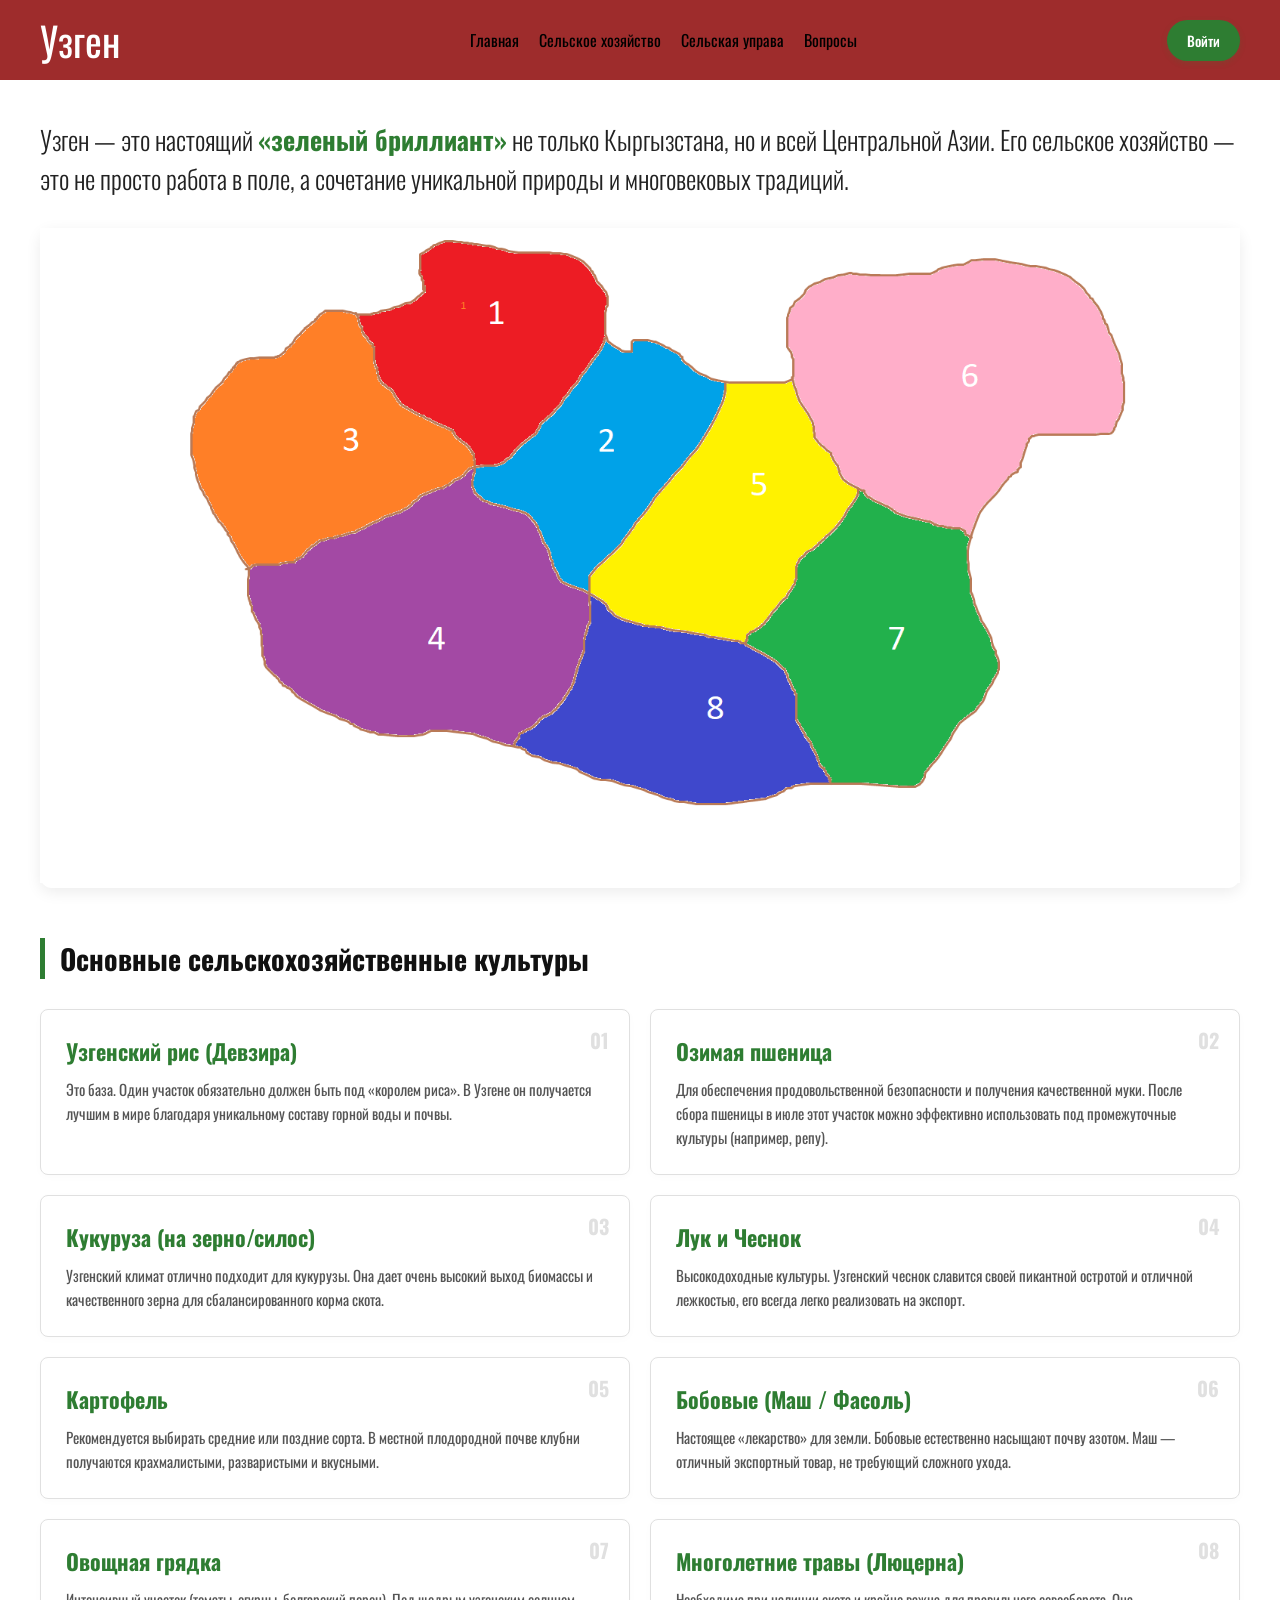
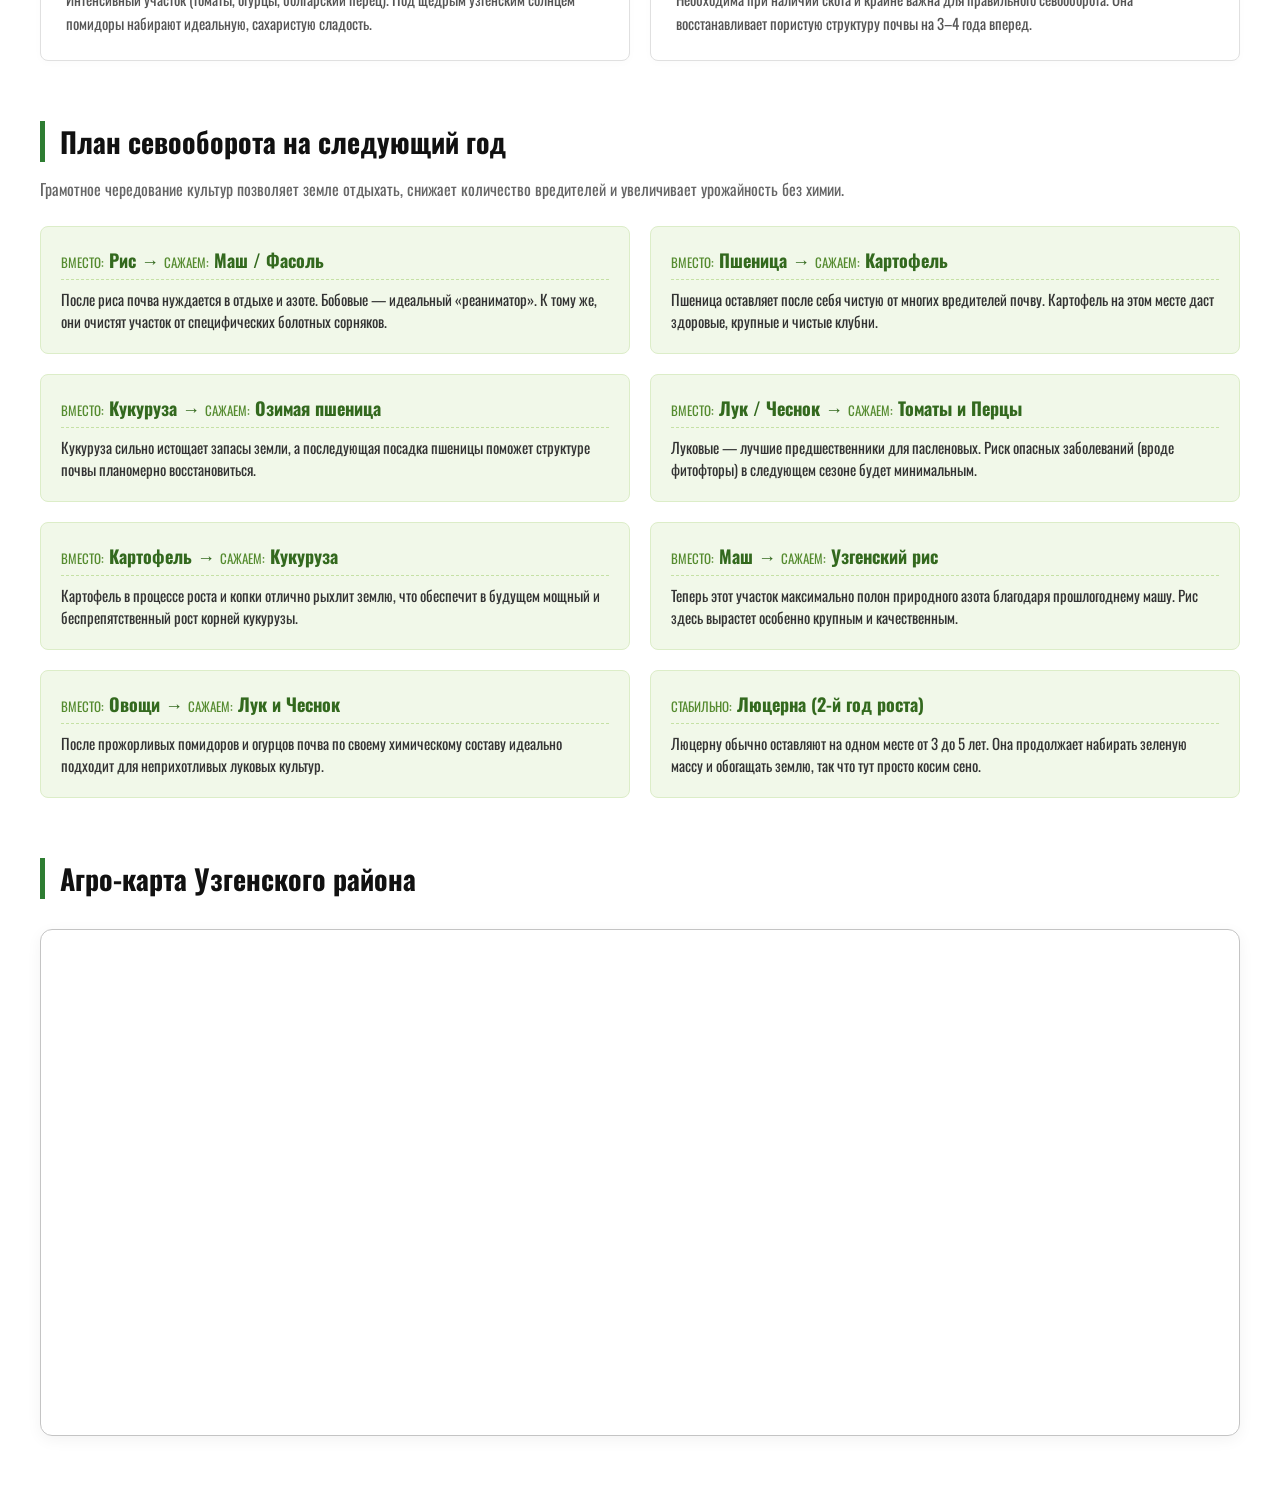
<file: celo.html>
<!DOCTYPE html>
<html lang="en">
<head>
    <meta charset="UTF-8">
    <meta name="viewport" content="width=device-width, initial-scale=1.0">
    <link rel="stylesheet" href="./index.css">
    <link rel="stylesheet" href="./celo.css">
    <title>Welcome to Ozgon site!</title>
</head>
<body>

    <header>
        <div class="container nav">
            <span class="title">Узген</span>

            <ul>
                <a href="./index.html">
                    <li>Главная</li>
                </a>

                <a href="./celo.html">
                    <li>Сельское хозяйство</li>
                </a>

                <a href="./okmot.html">
                    <li>Сельская управа</li>
                </a>

                <a href="./opros.html">
                    <li>Вопросы</li>
                </a>

            </ul>
            <button class="btn login-btn" onclick="handleAuth()">Войти</button>
        </div>
    </header>

<main class="container">
    <div class="agriculture-header">
        <h2 class="uzgenDesc">Узген — это настоящий <span>«зеленый бриллиант»</span> не только Кыргызстана, но и всей Центральной Азии. Его сельское хозяйство — это не просто работа в поле, а сочетание уникальной природы и многовековых традиций.</h2>
    </div>

    <div class="main-banner">
        <img src="./UZGENCELO.png" alt="Сельское хозяйство Узгена">
    </div>

    <!-- БЛОК КУЛЬТУР -->
    <div class="plants-section">
        <h2 class="section-title">Основные сельскохозяйственные культуры</h2>
        <div class="plants-grid">
            <div class="plant-card">
                <div class="plant-badge">01</div>
                <h3>Узгенский рис (Девзира)</h3>
                <p>Это база. Один участок обязательно должен быть под «королем риса». В Узгене он получается лучшим в мире благодаря уникальному составу горной воды и почвы.</p>
            </div>
            <div class="plant-card">
                <div class="plant-badge">02</div>
                <h3>Озимая пшеница</h3>
                <p>Для обеспечения продовольственной безопасности и получения качественной муки. После сбора пшеницы в июле этот участок можно эффективно использовать под промежуточные культуры (например, репу).</p>
            </div>
            <div class="plant-card">
                <div class="plant-badge">03</div>
                <h3>Кукуруза (на зерно/силос)</h3>
                <p>Узгенский климат отлично подходит для кукурузы. Она дает очень высокий выход биомассы и качественного зерна для сбалансированного корма скота.</p>
            </div>
            <div class="plant-card">
                <div class="plant-badge">04</div>
                <h3>Лук и Чеснок</h3>
                <p>Высокодоходные культуры. Узгенский чеснок славится своей пикантной остротой и отличной лежкостью, его всегда легко реализовать на экспорт.</p>
            </div>
            <div class="plant-card">
                <div class="plant-badge">05</div>
                <h3>Картофель</h3>
                <p>Рекомендуется выбирать средние или поздние сорта. В местной плодородной почве клубни получаются крахмалистыми, разваристыми и вкусными.</p>
            </div>
            <div class="plant-card">
                <div class="plant-badge">06</div>
                <h3>Бобовые (Маш / Фасоль)</h3>
                <p>Настоящее «лекарство» для земли. Бобовые естественно насыщают почву азотом. Маш — отличный экспортный товар, не требующий сложного ухода.</p>
            </div>
            <div class="plant-card">
                <div class="plant-badge">07</div>
                <h3>Овощная грядка</h3>
                <p>Интенсивный участок (томаты, огурцы, болгарский перец). Под щедрым узгенским солнцем помидоры набирают идеальную, сахаристую сладость.</p>
            </div>
            <div class="plant-card">
                <div class="plant-badge">08</div>
                <h3>Многолетние травы (Люцерна)</h3>
                <p>Необходима при наличии скота и крайне важна для правильного севооборота. Она восстанавливает пористую структуру почвы на 3–4 года вперед.</p>
            </div>
        </div>
    </div>

    <!-- БЛОК РЕКОМЕНДАЦИЙ (СЕВООБОРОТ) -->
    <div class="recommendations-section">
        <h2 class="section-title">План севооборота на следующий год</h2>
        <p class="recommendations-intro">Грамотное чередование культур позволяет земле отдыхать, снижает количество вредителей и увеличивает урожайность без химии.</p>
        
        <div class="recommendations-list">
            <div class="rec-item">
                <div class="rec-trend"><span>Вместо:</span> Рис → <span>Сажаем:</span> Маш / Фасоль</div>
                <p>После риса почва нуждается в отдыхе и азоте. Бобовые — идеальный «реаниматор». К тому же, они очистят участок от специфических болотных сорняков.</p>
            </div>
            <div class="rec-item">
                <div class="rec-trend"><span>Вместо:</span> Пшеница → <span>Сажаем:</span> Картофель</div>
                <p>Пшеница оставляет после себя чистую от многих вредителей почву. Картофель на этом месте даст здоровые, крупные и чистые клубни.</p>
            </div>
            <div class="rec-item">
                <div class="rec-trend"><span>Вместо:</span> Кукуруза → <span>Сажаем:</span> Озимая пшеница</div>
                <p>Кукуруза сильно истощает запасы земли, а последующая посадка пшеницы поможет структуре почвы планомерно восстановиться.</p>
            </div>
            <div class="rec-item">
                <div class="rec-trend"><span>Вместо:</span> Лук / Чеснок → <span>Сажаем:</span> Томаты и Перцы</div>
                <p>Луковые — лучшие предшественники для пасленовых. Риск опасных заболеваний (вроде фитофторы) в следующем сезоне будет минимальным.</p>
            </div>
            <div class="rec-item">
                <div class="rec-trend"><span>Вместо:</span> Картофель → <span>Сажаем:</span> Кукуруза</div>
                <p>Картофель в процессе роста и копки отлично рыхлит землю, что обеспечит в будущем мощный и беспрепятственный рост корней кукурузы.</p>
            </div>
            <div class="rec-item">
                <div class="rec-trend"><span>Вместо:</span> Маш → <span>Сажаем:</span> Узгенский рис</div>
                <p>Теперь этот участок максимально полон природного азота благодаря прошлогоднему машу. Рис здесь вырастет особенно крупным и качественным.</p>
            </div>
            <div class="rec-item">
                <div class="rec-trend"><span>Вместо:</span> Овощи → <span>Сажаем:</span> Лук и Чеснок</div>
                <p>После прожорливых помидоров и огурцов почва по своему химическому составу идеально подходит для неприхотливых луковых культур.</p>
            </div>
            <div class="rec-item">
                <div class="rec-trend"><span>Стабильно:</span> Люцерна (2-й год роста)</div>
                <p>Люцерну обычно оставляют на одном месте от 3 до 5 лет. Она продолжает набирать зеленую массу и обогащать землю, так что тут просто косим сено.</p>
            </div>
        </div>
    </div>

    <!-- КАРТА -->
    <h2 class="section-title">Агро-карта Узгенского района</h2>
    <div class="mapContainer">
        <iframe id="map_818318975" frameborder="0" width="100%" height="500px" src="https://makemap.2gis.ru/widget?data=[base64]" sandbox="allow-modals allow-forms allow-scripts allow-same-origin allow-popups allow-top-navigation-by-user-activation"></iframe>
    </div>
</main>
    
    <div class="modal" id="loginModal">
        <div class="modal-content">
            <h2>Авторизация</h2>

            <input type="text" id="loginInput" class="input" placeholder="Логин">
            <input type="password" id="passwordInput" class="input" placeholder="Пароль">

            <button class="btn" onclick="login()">Войти</button>
            <button class="btn close-btn" onclick="closeLogin()">Закрыть</button>

            <p id="error" class="error"></p>
        </div>
    </div>

    <script src="./index.js"></script>
    
    
</body>
</html>
</file>
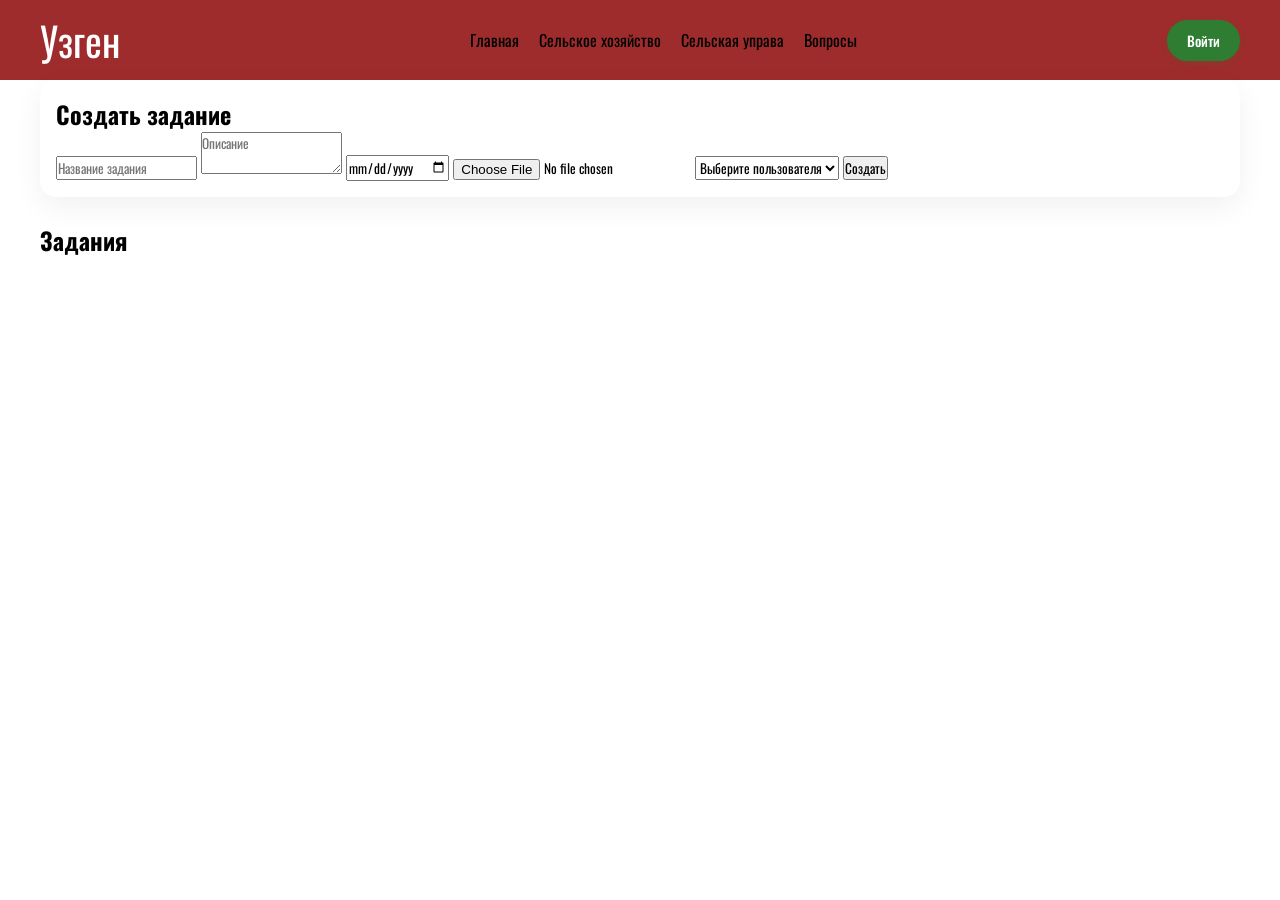
<file: main.html>
<!DOCTYPE html>
<html lang="en">
<head>
    <meta charset="UTF-8">
    <meta name="viewport" content="width=device-width, initial-scale=1.0">
    <link rel="stylesheet" href="./index.css">
    <link rel="stylesheet" href="./main.css">
    <title>Welcome to Ozgon site!</title>
</head>
<body>
    <header>
        <div class="container nav">
            <span class="title">Узген</span>

            <ul>
                <a href="#">
                    <li>Главная</li>
                </a>

                <a href="./celo.html">
                    <li>Сельское хозяйство</li>
                </a>

                <a href="./okmot.html">
                    <li>Сельская управа</li>
                </a>

                <a href="./opros.html">
                    <li>Вопросы</li>
                </a>
            </ul>

            <button class="btn login-btn" onclick="handleAuth()">Войти</button>
        </div>
    </header>


    <main class="container">
        <div class="task-form">
            <h2>Создать задание</h2>

            <input type="text" id="taskTitle" class="input" placeholder="Название задания">

            <textarea id="taskDesc" class="input" placeholder="Описание"></textarea>

            <input type="date" id="taskDeadline" class="input">

            <input type="file" id="taskFile" class="input">

            <!-- 👇 ВОТ ЗДЕСЬ SELECT -->
            <select id="taskToUser" class="input">
                <option value="">Выберите пользователя</option>
            </select>

            <button class="btn" onclick="createTask()">Создать</button>
        </div>

        <h2>Задания</h2>
        <div id="tasksList"></div>  
    </main>

        <div class="modal" id="loginModal">
        <div class="modal-content">
            <h2>Авторизация</h2>

            <input type="text" id="loginInput" class="input" placeholder="Логин">
            <input type="password" id="passwordInput" class="input" placeholder="Пароль">

            <button class="btn" onclick="login()">Войти</button>
            <button class="btn close-btn" onclick="closeLogin()">Закрыть</button>

            <p id="error" class="error"></p>
        </div>
    </div>

    <script src="./index.js"></script>
    <script src="./main.js"></script>

</body>
</html>
</file>
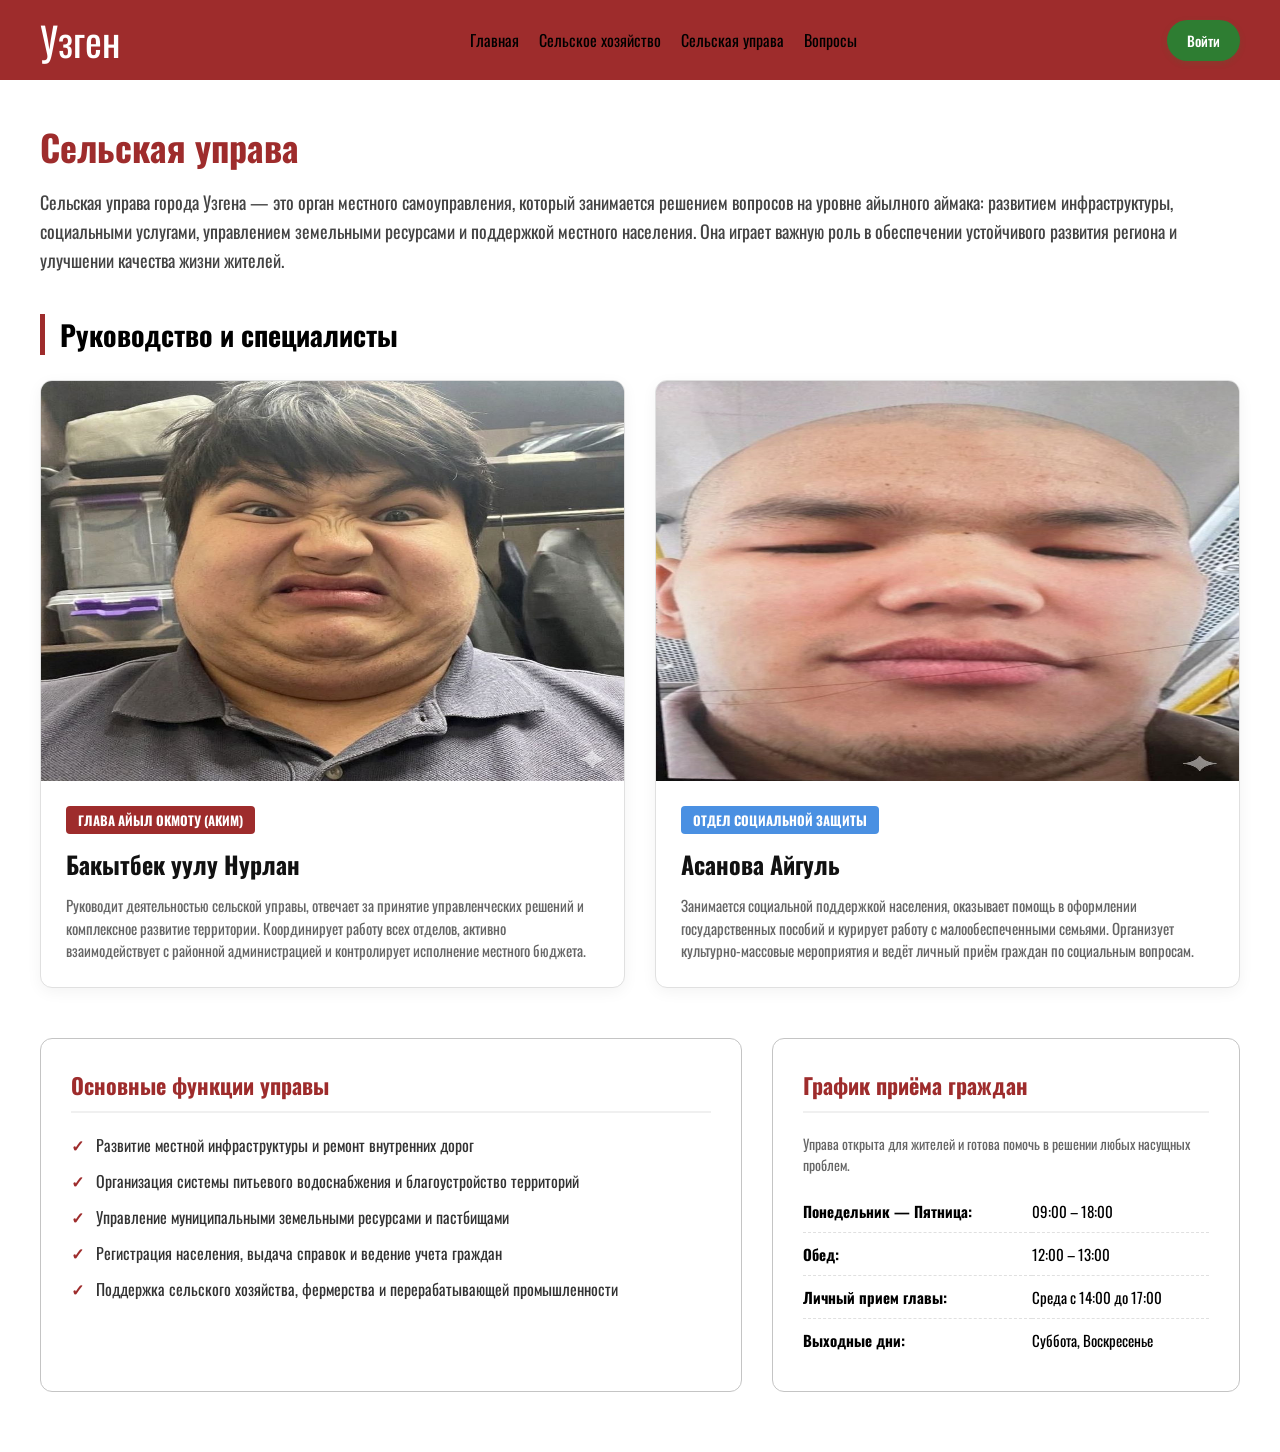
<file: okmot.html>
<!DOCTYPE html>
<html lang="en">
<head>
    <meta charset="UTF-8">
    <meta name="viewport" content="width=device-width, initial-scale=1.0">
    <link rel="stylesheet" href="./index.css">
    <link rel="stylesheet" href="./okmot.css">
    <title>Welcome to Ozgon site!</title>
</head>
<body>

    <header>
        <div class="container nav">
            <span class="title">Узген</span>

            <ul>
                <a href="./index.html">
                    <li>Главная</li>
                </a>

                <a href="./celo.html">
                    <li>Сельское хозяйство</li>
                </a>

                <a href="./okmot.html">
                    <li>Сельская управа</li>
                </a>

                <a href="./opros.html">
                    <li>Вопросы</li>
                </a>

            </ul>
            <button class="btn login-btn" onclick="handleAuth()">Войти</button>
        </div>
    </header>

<main class="container">
    <div class="page-header">
        <h1>Сельская управа</h1>
        <p class="subtitle">Сельская управа города Узгена — это орган местного самоуправления, который занимается решением вопросов на уровне айылного аймака: развитием инфраструктуры, социальными услугами, управлением земельными ресурсами и поддержкой местного населения. Она играет важную роль в обеспечении устойчивого развития региона и улучшении качества жизни жителей.</p>
    </div>

    <!-- БЛОК РУКОВОДСТВА -->
    <h2 class="section-title">Руководство и специалисты</h2>
    <div class="uprava">
        
        <!-- Карточка 1 -->
        <div class="card">
            <div class="card-img-wrapper">
                <img src="./images/5346314070056964869.jpg" alt="Бакытбек уулу Нурлан">
            </div>
            <div class="card-content">
                <span class="card-badge badge-akim">Глава айыл окмоту (Аким)</span>
                <span class="card-title">Бакытбек уулу Нурлан</span>
                <span class="card-desc">Руководит деятельностью сельской управы, отвечает за принятие управленческих решений и комплексное развитие территории. Координирует работу всех отделов, активно взаимодействует с районной администрацией и контролирует исполнение местного бюджета.</span>
            </div>
        </div>

        <!-- Карточка 2 -->
        <div class="card">
            <div class="card-img-wrapper">
                <img src="./images/5384363674958501153 (1).jpg" alt="Асанова Айгуль">
            </div>
            <div class="card-content">
                <span class="card-badge badge-buh">Отдел социальной защиты</span>
                <span class="card-title">Асанова Айгуль</span>
                <span class="card-desc">Занимается социальной поддержкой населения, оказывает помощь в оформлении государственных пособий и курирует работу с малообеспеченными семьями. Организует культурно-массовые мероприятия и ведёт личный приём граждан по социальным вопросам.</span>
            </div>
        </div>
    </div>

    <!-- ДОПОЛНИТЕЛЬНАЯ ИНФОРМАЦИЯ -->
    <div class="info-sections">
        <!-- Блок функций -->
        <div class="info-block">
            <h3>Основные функции управы</h3>
            <ul class="functions-list">
                <li>Развитие местной инфраструктуры и ремонт внутренних дорог</li>
                <li>Организация системы питьевого водоснабжения и благоустройство территорий</li>
                <li>Управление муниципальными земельными ресурсами и пастбищами</li>
                <li>Регистрация населения, выдача справок и ведение учета граждан</li>
                <li>Поддержка сельского хозяйства, фермерства и перерабатывающей промышленности</li>
            </ul>
        </div>

        <!-- Блок графика приема -->
        <div class="info-block schedule-block">
            <h3>График приёма граждан</h3>
            <p>Управа открыта для жителей и готова помочь в решении любых насущных проблем.</p>
            <table class="schedule-table">
                <tr>
                    <td><b>Понедельник — Пятница:</b></td>
                    <td>09:00 – 18:00</td>
                </tr>
                <tr>
                    <td><b>Обед:</b></td>
                    <td>12:00 – 13:00</td>
                </tr>
                <tr>
                    <td><b>Личный прием главы:</b></td>
                    <td>Среда с 14:00 до 17:00</td>
                </tr>
                <tr>
                    <td><b>Выходные дни:</b></td>
                    <td>Суббота, Воскресенье</td>
                </tr>
            </table>
        </div>
    </div>
</main>



        <div class="modal" id="loginModal">
        <div class="modal-content">
            <h2>Авторизация</h2>

            <input type="text" id="loginInput" class="input" placeholder="Логин">
            <input type="password" id="passwordInput" class="input" placeholder="Пароль">

            <button class="btn" onclick="login()">Войти</button>
            <button class="btn close-btn" onclick="closeLogin()">Закрыть</button>

            <p id="error" class="error"></p>
        </div>
    </div>

     <script src="./index.js"></script>
</body>
</html>
</file>
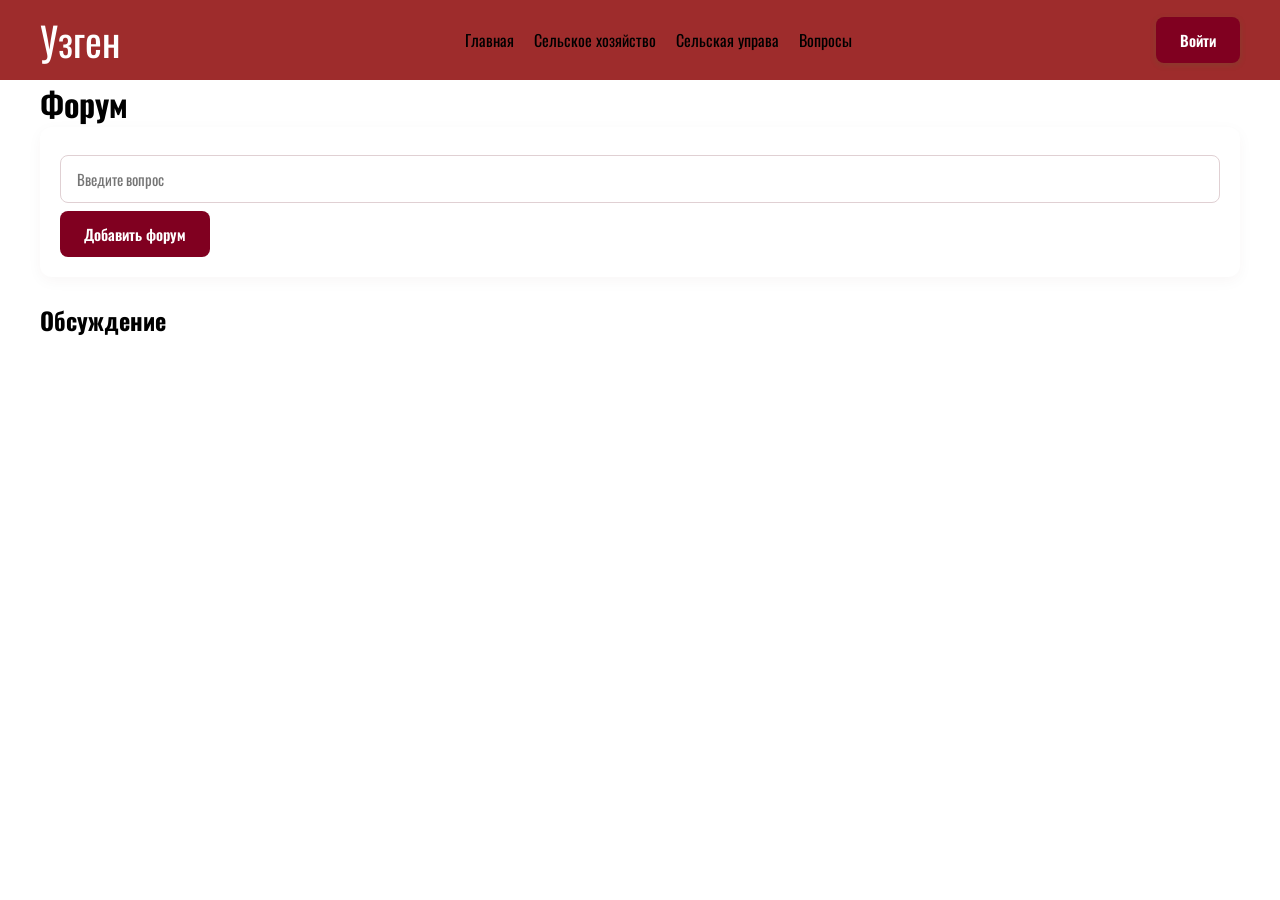
<file: opros.html>
<!DOCTYPE html>
<html lang="en">
<head>
    <meta charset="UTF-8">
    <meta name="viewport" content="width=device-width, initial-scale=1.0">
    <link rel="stylesheet" href="./index.css">
    <link rel="stylesheet" href="./opros.css">
    <title>Welcome to Ozgon site!</title>
</head>
<body>
    
    <header>
        <div class="container nav">
            <span class="title">Узген</span>

            <ul>
                <a href="./index.html">
                    <li>Главная</li>
                </a>

                <a href="./celo.html">
                    <li>Сельское хозяйство</li>
                </a>

                <a href="./okmot.html">
                    <li>Сельская управа</li>
                </a>

                <a href="./opros.html">
                    <li>Вопросы</li>
                </a>
            </ul>

            <button class="btn login-btn" onclick="handleAuth()">Войти</button>
        </div>
    </header>

<main class="container">
    <h1 class="title">Форум</h1>

    <div class="question-form">
        <input type="text" id="questionInput" class="input" placeholder="Введите вопрос">
        <button class="button" onclick="addQuestion()">Добавить форум</button>
    </div>

    <h2>Обсуждение</h2>
    <div id="questionsList" class="questions-list"></div>
</main>



    <div class="modal" id="loginModal">
        <div class="modal-content">
            <h2>Авторизация</h2>

            <input type="text" id="loginInput" class="input" placeholder="Логин">
            <input type="password" id="passwordInput" class="input" placeholder="Пароль">

            <button class="btn" onclick="login()">Войти</button>
            <button class="btn close-btn" onclick="closeLogin()">Закрыть</button>

            <p id="error" class="error"></p>
        </div>
    </div>


<script src="./index.js"></script>
<script src="./opros.js"></script>



</body>
</file>
<file: index.css>
@import url('https://fonts.googleapis.com/css2?family=Oswald:wght@200..700&display=swap');
* {
    margin: 0;
    padding: 0;
    font-family: "Oswald", sans-serif;
    list-style: none;
    color: #000;
    text-decoration: none;
    box-sizing: border-box;
}

.container {
    width: 1200px;
    margin: 0 auto;
}

body {
    margin: 0;
}

header {
    background-color: rgb(158, 44, 44);
    padding: 10px 0;
}

header .nav {
    display: flex;
    align-items: center;
    justify-content: space-between;

}

header .title {
    color: #fff;
    font-size: 40px;
    margin-right: 40px;
}

header ul {
    display: flex;
    gap: 20px;
}

header ul  a li  {
    transition: 300ms;
}

header ul a li:hover {
    color: orange;
}

/* =========================================================== */

.news {
    display: flex;
    flex-direction: column;
    gap: 10px;
}

.news .newsTitle {
    font-size: 30px;
}

.newsContainer {
    display: grid;
    grid-template-columns: repeat(2, 1fr);
    gap: 10px;
}

.newsBlock {
    display: flex;
    gap: 10px;
    border: 1px solid #c4c4c4;
    width: fit-content;
    padding: 6px;
    width: 100%;
    background-color: #fff;
}

.newsBlock img {
    width: 200px;
    height: 120px;
    border: 1px solid #c4c4c4;
}

.newsBlock div {
    display: flex;
    flex-direction: column;
    gap: 6px;
    width: 100%;
}

.newsBlock .date {
    color: gray;
    font-size: 12px;
    margin-left: auto;
}


.contacts {
    display: flex;
    justify-content: space-between;
    font-size: 30px;
    margin: 100px 0;
}

.contacts span {
    padding: 20px;
    color: #fff;
    background-color: rgb(153, 0, 0);
}

.contacts span b {
    color: #fff;
    text-decoration: underline;
}













/* ====================================== */
/* =========================================================== */
/* СТИЛИ МОДАЛЬНОГО ОКНА АВТОРИЗАЦИИ */
/* =========================================================== */

/* Кнопка вызова модалки (например, в шапке) */
.login-btn {
    background: #2e7d32; /* Зеленый в тон агро-страницы, либо измените на свой */
    color: white;
    padding: 10px 20px;
    border-radius: 50px;
    font-size: 14px;
    font-weight: 500;
    border: none;
    cursor: pointer;
    box-shadow: 0 2px 6px rgba(46, 125, 50, 0.2);
    transition: all 0.25s ease;
}

.login-btn:hover {
    background: #1b5e20;
    transform: translateY(-1px);
    box-shadow: 0 4px 12px rgba(46, 125, 50, 0.3);
}

.login-btn:active {
    transform: scale(0.98);
}

/* Задний фон (оверлей) */
.modal {
    display: none; /* Переключается на flex через JS */
    position: fixed;
    inset: 0;
    background: rgba(0, 0, 0, 0.5);
    backdrop-filter: blur(5px);
    z-index: 1000;
    justify-content: center;
    align-items: center;
    opacity: 0;
    transition: opacity 0.3s ease;
}

/* Класс, который будет добавляться через JS для плавного открытия */
.modal.active {
    display: flex;
    opacity: 1;
}

/* Контентное окно */
.modal-content {
    background: #ffffff;
    padding: 40px 30px 30px 30px;
    border-radius: 20px;
    width: 100%;
    max-width: 360px;
    text-align: center;
    position: relative;
    box-shadow: 0 20px 40px rgba(0, 0, 0, 0.15);
    transform: translateY(-20px);
    transition: transform 0.3s ease;
}

.modal.active .modal-content {
    transform: translateY(0);
}

/* Заголовок */
.modal-content h2 {
    font-size: 24px;
    color: #111111;
    margin-bottom: 25px;
    font-weight: 600;
}

/* Поля ввода (Inputs) */
.modal-content .input {
    width: 100%;
    height: 48px;
    padding: 0 16px;
    margin-bottom: 16px;
    background: #f5f5f7;
    border: 1px solid transparent;
    border-radius: 12px;
    font-size: 15px;
    color: #333;
    outline: none;
    box-sizing: border-box;
    transition: all 0.2s ease;
}

/* Эффект при клике на инпут */
.modal-content .input:focus {
    background: #ffffff;
    border-color: #2e7d32; /* Цвет фокуса */
    box-shadow: 0 0 0 4px rgba(46, 125, 50, 0.1);
}

/* Общие стили для кнопок внутри модалки */
.modal-content .btn {
    width: 100%;
    height: 48px;
    border: none;
    border-radius: 12px;
    font-size: 16px;
    font-weight: 500;
    cursor: pointer;
    box-sizing: border-box;
    display: flex;
    justify-content: center;
    align-items: center;
    transition: all 0.2s ease;
}

/* Кнопка "Войти" */
.modal-content .btn:not(.close-btn) {
    background: #2e7d32;
    color: #ffffff;
    margin-top: 10px;
    box-shadow: 0 4px 12px rgba(46, 125, 50, 0.2);
}

.modal-content .btn:not(.close-btn):hover {
    background: #1b5e20;
    box-shadow: 0 6px 16px rgba(46, 125, 50, 0.3);
}

/* Кнопка "Закрыть" (нижняя) */
.close-btn {
    background: #f5f5f7;
    color: #555555;
    margin-top: 12px;
}

.close-btn:hover {
    background: #e5e5e7;
    color: #222222;
}

/* Кнопка-крестик в углу (добавлена в HTML для удобства) */
.modal-close-icon {
    position: absolute;
    top: 16px;
    right: 16px;
    width: 32px;
    height: 32px;
    background: #f5f5f7;
    border-radius: 50%;
    display: flex;
    justify-content: center;
    align-items: center;
    font-size: 18px;
    color: #888;
    cursor: pointer;
    transition: all 0.2s ease;
}

.modal-close-icon:hover {
    background: #e5e5e7;
    color: #333;
}

/* Блок ошибки */
.error {
    color: #d32f2f;
    font-size: 14px;
    margin-top: 14px;
    min-height: 20px; /* Чтобы модалка не прыгала при появлении ошибки */
    font-weight: 500;
}


/* =========================================================== */
/* СТИЛИ ДЛЯ БЛОКА ДОКУМЕНТОВ И ФОРМ */
/* =========================================================== */

.documents-section {
    margin-top: 40px;
    padding: 30px;
    background: #ffffff;
    border: 1px solid #c4c4c4;
    border-radius: 12px;
}

.documents-section h3 {
    font-size: 24px;
    margin-bottom: 20px;
    border-bottom: 2px solid rgb(158, 44, 44);
    display: inline-block;
    padding-bottom: 5px;
}

/* Общие стили для полей ввода (input, select) */
.documents-section .form-group {
    display: flex;
    flex-direction: column;
    gap: 5px;
    width: 100%;
}

.documents-section .form-group label {
    font-size: 16px;
    color: #333;
}

.documents-section .input-field {
    width: 100%;
    padding: 10px 12px;
    border: 1px solid #c4c4c4;
    border-radius: 6px;
    font-size: 16px;
    outline: none;
    background-color: #fff;
    transition: border-color 0.2s ease;
}

.documents-section .input-field:focus {
    border-color: #4a90e2;
}

/* Стилизация заблокированного поля */
.documents-section .input-field:disabled {
    background: #f0f0f0;
    color: #666;
    cursor: not-allowed;
}

/* Стили для кастомной кнопки отправки */
.documents-section .submit-btn {
    background: rgb(158, 44, 44);
    color: white;
    padding: 10px 24px;
    border: none;
    border-radius: 6px;
    font-size: 16px;
    cursor: pointer;
    transition: all 0.2s ease;
}

.documents-section .submit-btn:hover {
    background: rgb(120, 30, 30);
    transform: translateY(-1px);
}

/* Стилизация таблицы документов */
.docs-table {
    width: 100%;
    border-collapse: collapse;
    margin-top: 15px;
    text-align: left;
    border: 1px solid #c4c4c4;
}

.docs-table th {
    background-color: rgb(158, 44, 44);
    color: #ffffff;
    padding: 12px;
    font-size: 16px;
    font-weight: normal;
}

.docs-table td {
    padding: 12px;
    border-bottom: 1px solid #e0e0e0;
    font-size: 15px;
    background: #fff;
}

.docs-table tr:hover td {
    background-color: #f9f9f9;
}

/* Кнопка "Скачать" внутри таблицы */
.download-btn {
    background: #4a90e2;
    color: white;
    padding: 6px 12px;
    border-radius: 4px;
    font-size: 14px;
    display: inline-block;
    transition: background 0.2s;
}

.download-btn:hover {
    background: #357abd;
    color: #fff;
}
</file>
<file: celo.css>
/* =========================================================== */
/* СТИЛИ СТРАНИЦЫ СЕЛЬСКОГО ХОЗЯЙСТВА */
/* =========================================================== */

.agriculture-header {
    margin-top: 40px;
}

.uzgenDesc {
    font-size: 26px;
    line-height: 1.5;
    font-weight: 300;
    color: #222;
    margin-bottom: 30px;
}

/* Выделение главной фразы цветом */
.uzgenDesc span {
    color: #2e7d32; /* Красивый благородный зеленый */
    font-weight: bold;
}

.main-banner {
    width: 100%;
    border-radius: 12px;
    /* overflow: hidden; */
    box-shadow: 0 4px 15px rgba(0,0,0,0.08);
    margin-bottom: 50px;
}

.main-banner img {
    width: 100%;
    transition: transform 0.4s ease;
}

/* Общий заголовок секций */
.section-title {
    font-size: 28px;
    color: #111;
    margin-bottom: 30px;
    border-left: 5px solid #2e7d32;
    padding-left: 15px;
}

/* Сетка для карточек культур */
.plants-grid {
    display: grid;
    grid-template-columns: repeat(2, 1fr);
    gap: 20px;
    margin-bottom: 60px;
}

.plant-card {
    background: #ffffff;
    border: 1px solid #e0e0e0;
    border-radius: 8px;
    padding: 25px;
    position: relative;
    box-shadow: 0 2px 8px rgba(0,0,0,0.02);
    transition: all 0.3s ease;
}

.plant-card:hover {
    border-color: #2e7d32;
    transform: translateY(-2px);
    box-shadow: 0 5px 15px rgba(46, 125, 50, 0.1);
}

/* Декоративная нумерация на плитках */
.plant-badge {
    position: absolute;
    top: 15px;
    right: 20px;
    font-size: 20px;
    color: #e0e0e0;
    font-weight: bold;
}

.plant-card h3 {
    font-size: 22px;
    color: #2e7d32;
    margin-bottom: 10px;
    padding-right: 30px;
}

.plant-card p {
    font-size: 15px;
    line-height: 1.6;
    color: #555;
}

/* =========================================================== */
/* СТИЛИ ДЛЯ РЕКОМЕНДАЦИЙ (СЕВООБОРОТ) */
/* =========================================================== */

.recommendations-intro {
    font-size: 16px;
    color: #666;
    margin-bottom: 25px;
    margin-top: -15px;
}

.recommendations-list {
    display: grid;
    grid-template-columns: repeat(2, 1fr);
    gap: 20px;
    margin-bottom: 60px;
}

.rec-item {
    background: #f1f8e9; /* Очень мягкий, салатово-белый оттенок */
    border: 1px solid #dcedc8;
    border-radius: 8px;
    padding: 20px;
}

.rec-trend {
    font-size: 18px;
    font-weight: bold;
    color: #33691e;
    margin-bottom: 8px;
    border-bottom: 1px dashed #c5e1a5;
    padding-bottom: 6px;
}

.rec-trend span {
    font-size: 13px;
    text-transform: uppercase;
    color: #558b2f;
    font-weight: normal;
}

.rec-item p {
    font-size: 15px;
    line-height: 1.5;
    color: #333;
}

/* Стилизация контейнера карты */
.mapContainer {
    border: 1px solid #c4c4c4;
    border-radius: 12px;
    overflow: hidden;
    padding: 0;
    margin-bottom: 60px;
    box-shadow: 0 4px 15px rgba(0,0,0,0.05);
}
</file>
<file: main.css>
.task-form {
    background: #ffffff;
    padding: 16px;
    border-radius: 16px;
    box-shadow: 0 10px 30px rgba(0,0,0,0.06);
    margin-bottom: 25px;
}

/* карточка задания */
.task {
    background: linear-gradient(145deg, #ffffff, #f7f9fc);
    padding: 16px;
    margin-top: 12px;
    border-radius: 16px;
    box-shadow: 0 8px 20px rgba(0,0,0,0.06);
    transition: all 0.2s ease;
    border: 1px solid #eef2f7;
}

.task:hover {
    transform: translateY(-2px);
    box-shadow: 0 12px 25px rgba(0,0,0,0.08);
}

/* заголовок */
.task h3 {
    margin: 0 0 8px;
    font-size: 18px;
    color: #1f2937;
}

/* текст */
.task p {
    margin: 4px 0;
    color: #4b5563;
    font-size: 14px;
}

/* дедлайн выделяем */
.task p strong {
    color: #111827;
}

/* ссылка на файл */
.task a {
    display: inline-block;
    margin-top: 10px;
    padding: 6px 10px;
    background: #e8f0ff;
    color: #2563eb;
    border-radius: 8px;
    font-size: 13px;
    text-decoration: none;
    transition: 0.2s;
}

.task a:hover {
    background: #dbeafe;
}

/* разделитель */
.task hr {
    border: none;
    border-top: 1px solid #eef2f7;
    margin: 10px 0;
}
</file>
<file: okmot.css>
/* =========================================================== */
/* СТИЛИ СТРАНИЦЫ СЕЛЬСКОЙ УПРАВЫ */
/* =========================================================== */

.page-header {
    margin-top: 40px;
    margin-bottom: 40px;
}

.page-header h1 {
    font-size: 36px;
    color: rgb(158, 44, 44);
    margin-bottom: 15px;
    position: relative;
}

.page-header .subtitle {
    font-size: 18px;
    line-height: 1.6;
    color: #444;
}

.section-title {
    font-size: 28px;
    margin-bottom: 25px;
    border-left: 5px solid rgb(158, 44, 44);
    padding-left: 15px;
}

/* Сетка для карточек управы */
.uprava {
    display: grid;
    grid-template-columns: repeat(2, 1fr);
    gap: 30px;
    margin-bottom: 50px;
}

/* Стилизация карточки */
.card {
    background: #ffffff;
    border: 1px solid #e0e0e0;
    border-radius: 12px;
    overflow: hidden;
    box-shadow: 0 4px 15px rgba(0, 0, 0, 0.05);
    display: flex;
    flex-direction: column;
    transition: transform 0.3s ease, box-shadow 0.3s ease;
    width: auto; /* Сбрасываем фиксированную ширину */
    padding: 0;  /* Внутренние отступы теперь контролирует контент */
}

.card:hover {
    transform: translateY(-5px);
    box-shadow: 0 8px 25px rgba(0, 0, 0, 0.1);
}

/* Контейнер для фото (чтобы они не растягивались безумно вверх) */
.card-img-wrapper {
    width: 100%;
    height: 400px; /* Оптимальная высота для портрета */
    overflow: hidden;
    background-color: #f5f5f5;
}

.card img {
    width: 100%; 
    height: 100%;

    /* object-position: top center;
    transition: transform 0.5s ease;
}

.card:hover img {
    transform: scale(1.03); /* Легкий зум при наведении */
}

/* Текстовый блок карточки */
.card-content {
    padding: 25px;
    display: flex;
    flex-direction: column;
    gap: 12px;
    flex-grow: 1;
}

/* Бейджи должностей */
.card-badge {
    align-self: flex-start;
    padding: 4px 12px;
    border-radius: 4px;
    font-size: 13px;
    font-weight: bold;
    text-transform: uppercase;
    color: #fff;
}

.badge-akim {
    background-color: rgb(158, 44, 44);
}

.badge-buh {
    background-color: #4a90e2;
}

.card-title {
    font-size: 24px;
    font-weight: bold;
    color: #111;
}

.card-desc {
    font-size: 15px;
    line-height: 1.5;
    color: #666;
}

/* =========================================================== */
/* СТИЛИ ДЛЯ ИНФО-БЛОКОВ СНИЗУ */
/* =========================================================== */

.info-sections {
    display: grid;
    grid-template-columns: 1.5fr 1fr;
    gap: 30px;
    margin-bottom: 60px;
}

.info-block {
    background: #fff;
    border: 1px solid #c4c4c4;
    border-radius: 12px;
    padding: 30px;
}

.info-block h3 {
    font-size: 22px;
    margin-bottom: 20px;
    color: rgb(158, 44, 44);
    border-bottom: 2px solid #f0f0f0;
    padding-bottom: 10px;
}

/* Списки функций */
.functions-list {
    display: flex;
    flex-direction: column;
    gap: 12px;
}

.functions-list li {
    position: relative;
    padding-left: 25px;
    font-size: 16px;
    color: #333;
}

.functions-list li::before {
    content: "✓";
    position: absolute;
    left: 0;
    color: rgb(158, 44, 44);
    font-weight: bold;
}

/* Расписание */
.schedule-block p {
    font-size: 14px;
    color: #666;
    margin-bottom: 15px;
}

.schedule-table {
    width: 100%;
    border-collapse: collapse;
}

.schedule-table td {
    padding: 10px 0;
    border-bottom: 1px dashed #e0e0e0;
    font-size: 15px;
}

.schedule-table tr:last-child td {
    border-bottom: none;
}
</file>
<file: opros.css>
/* Располагаем заголовок и кнопки управления в одну строку */
.question-header {
    display: flex;
    justify-content: space-between;
    align-items: flex-start;
    gap: 15px;
    margin-bottom: 12px;
}

.question-title {
    margin: 0; /* Убираем дефолтный отступ, так как теперь есть флекс */
}

/* Стили для кнопок управления */
.question-actions {
    display: flex;
    gap: 8px;
    flex-shrink: 0; /* Чтобы кнопки не сжимались на узких экранах */
}

/* Кастомизация кнопки удаления (сделаем её слегка тревожной) */
.btn.delete-btn {
    background: transparent;
    color: #c0392b;
    border: 1px solid #c0392b;
}

.btn.delete-btn:hover {
    background: #c0392b;
    color: white;
}

/* Кастомизация кнопки редактирования */
.btn.edit-btn {
    background: transparent;
    color: #7f8c8d;
    border: 1px solid #7f8c8d;
}

.btn.edit-btn:hover {
    background: #7f8c8d;
    color: white;
}

/* Форма вопроса */
.question-form {
    background: white;
    padding: 20px;
    border-radius: 12px;
    box-shadow: 0 4px 15px rgba(88, 0, 21, 0.04); /* Едва заметная бордовая тень */
    margin-bottom: 25px;
}

/* Универсальный input */
.input {
    box-sizing: border-box; /* Чтобы padding не раздувал ширину 100% */
    padding: 12px 16px;
    margin: 8px 0;
    width: 100%;
    border: 1px solid #e0d0d3; /* Нежно-серый бордюр с оттенком бордо */
    border-radius: 8px;
    outline: none;
    font-size: 15px;
    transition: all 0.25s ease;
}

.input:focus {
    border-color: #800020; /* Бордовый при фокусе */
    box-shadow: 0 0 0 3px rgba(128, 0, 32, 0.15); /* Мягкое бордовое свечение вокруг */
}

/* Кнопки */
/* Добавил селектор .btn, так как в HTML у тебя используется класс .btn */
.button, .btn {
    display: inline-block;
    padding: 12px 24px;
    border: none;
    border-radius: 8px;
    background: #800020; /* Основной бордовый цвет */
    color: white;
    font-weight: 600;
    cursor: pointer;
    transition: background 0.2s ease, transform 0.1s ease;
    font-size: 15px;
    text-align: center;
}

.button:hover, .btn:hover {
    background: #580015; /* Темно-бордовый при наведении */
}

.button:active, .btn:active {
    transform: scale(0.98); /* Легкий эффект нажатия */
}

/* Маленькая кнопка (например, "Добавить комментарий") */
.button.small, .btn.small {
    padding: 8px 14px;
    font-size: 13px;
    background: transparent;
    color: #800020;
    border: 1px solid #800020;
    margin-top: 10px;
}

.button.small:hover, .btn.small:hover {
    background: #800020;
    color: white;
}

/* Список вопросов */
.questions-list {
    margin-top: 20px;
}

/* Карточка вопроса */
.question {
    background: white;
    padding: 24px;
    margin-top: 20px;
    border-radius: 12px;
    border-left: 4px solid #800020; /* Бордовая полоса слева для акцента */
    box-shadow: 0 4px 20px rgba(0, 0, 0, 0.04);
}

.question-title {
    color: #333;
    margin: 0 0 12px;
    font-size: 20px;
    line-height: 1.4;
}

/* Комментарии */
.comments {
    margin-top: 15px;
    padding-left: 10px;
    border-left: 1px dashed #e0d0d3; /* Пунктирная линия слева от ветки комментов */
}

/* Изменяем структуру комментария для выравнивания лайков */
.comment {
    background: #fdf5f6;
    padding: 10px 14px;
    border-radius: 8px;
    margin-top: 8px;
    font-size: 14px;
    border: 1px solid #f5e6e8;
    line-height: 1.5;
    
    /* Добавляем flex-контейнер */
    display: flex;
    justify-content: space-between;
    align-items: center;
    gap: 15px;
}

/* Текстовая часть комментария */
.comment-content {
    flex-grow: 1;
}

/* Блок с кнопками реакций */
.comment-reactions {
    display: flex;
    gap: 6px;
    flex-shrink: 0;
}

/* Кнопки лайка/дизлайка */
.reaction-btn {
    background: transparent;
    border: 1px solid #e0d0d3;
    border-radius: 20px;
    padding: 4px 10px;
    font-size: 13px;
    cursor: pointer;
    display: flex;
    align-items: center;
    gap: 4px;
    color: #555;
    transition: all 0.2s ease;
}

/* Эффект наведения на лайк */
.reaction-btn.like-btn:hover {
    border-color: #2e7d32;
    background-color: rgba(46, 125, 50, 0.05);
    color: #2e7d32;
}

/* Эффект наведения на дизлайк */
.reaction-btn.dislike-btn:hover {
    border-color: #c62828;
    background-color: rgba(198, 40, 40, 0.05);
    color: #c62828;
}

/* Цифра счетчика */
.reaction-count {
    font-weight: bold;
    font-size: 12px;
}

/* Адаптивность для мобилок, чтобы на узких экранах лайки падали под текст */
@media (max-width: 480px) {
    .comment {
        flex-direction: column;
        align-items: flex-start;
        gap: 8px;
    }
    .comment-reactions {
        align-self: flex-end;
    }
}
</file>
